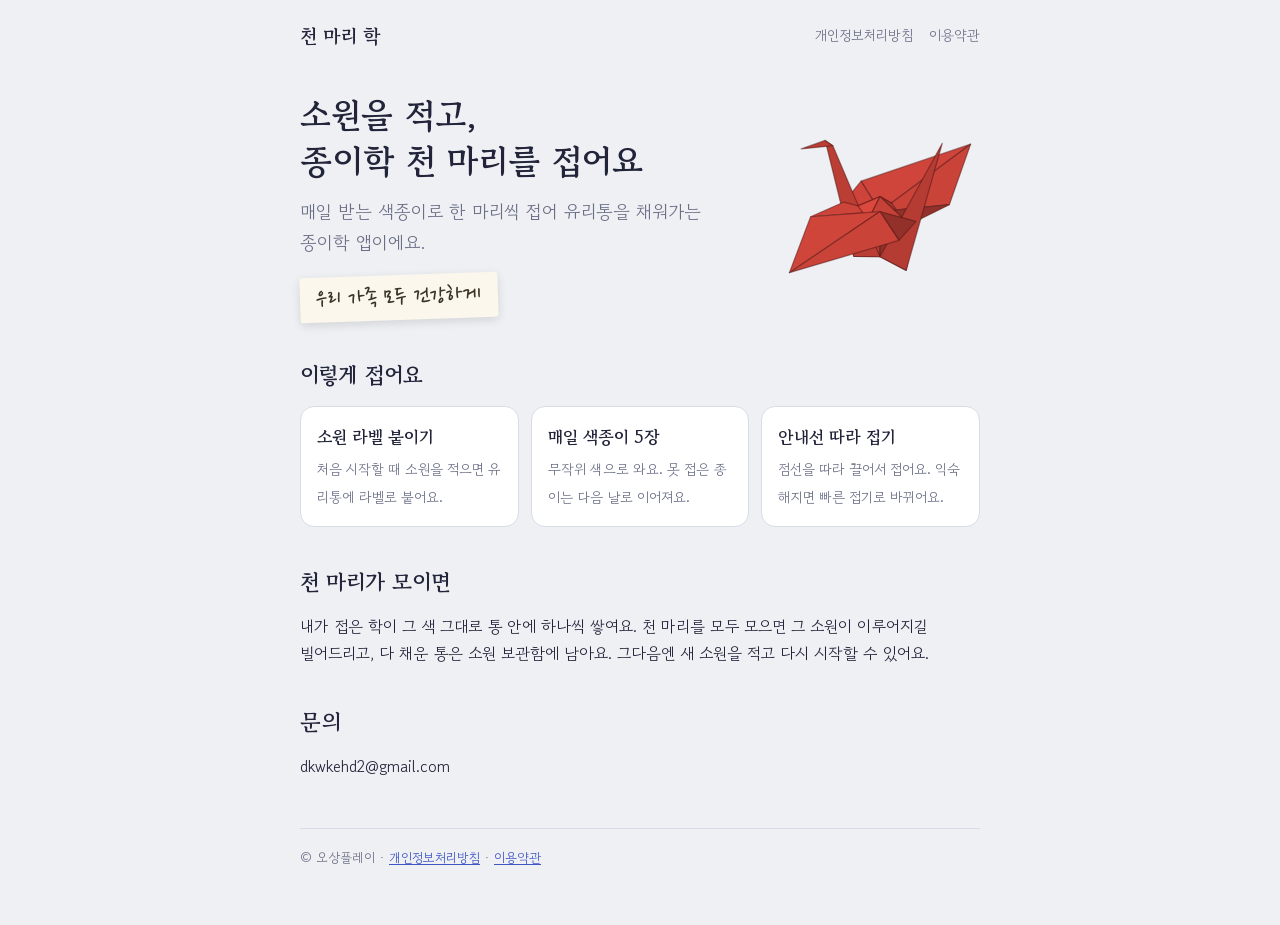
<file: index.html>
<!doctype html>
<html lang="ko">
<head>
<meta charset="utf-8">
<meta name="viewport" content="width=device-width, initial-scale=1, viewport-fit=cover">
<title>천 마리 학 - 종이학 접기</title>
<meta name="description" content="소원을 적은 유리통에 매일 받는 색종이로 종이학을 접어 천 마리를 모아요.">
<link rel="preconnect" href="https://fonts.googleapis.com">
<link rel="stylesheet" href="https://fonts.googleapis.com/css2?family=Gowun+Batang:wght@400;700&family=Gowun+Dodum&family=Nanum+Pen+Script&display=swap">
<link rel="stylesheet" href="style.css">
</head>
<body>
<header class="site"><a class="brand" href="./">천 마리 학</a><nav><a href="privacy.html">개인정보처리방침</a><a href="terms.html">이용약관</a></nav></header>
<main class="wrap">
  <section class="hero">
    <div>
      <h1>소원을 적고,<br>종이학 천 마리를 접어요</h1>
      <p class="lead">매일 받는 색종이로 한 마리씩 접어 유리통을 채워가는 종이학 앱이에요.</p>
      <span class="label">우리 가족 모두 건강하게</span>
    </div>
    <svg viewBox="84 43 132 99" role="img" aria-label="빨간 종이학">
      <g stroke="rgba(80,20,20,.5)" stroke-width=".8" stroke-linejoin="round">
        <path d="M209.8 51.7L150.0 96.2L137.5 76.1Z" fill="#d0453b"/>
        <path d="M209.8 51.7L195.8 91.6L150.0 96.2Z" fill="#ca4339"/>
        <path d="M126.2 89.9L137.5 76.1L150.0 96.2L150.0 96.2Z" fill="#ce443a"/>
        <path d="M132.7 125.8L126.2 89.9L150.0 96.2L150.0 96.2L150.0 126.0Z" fill="#ba3e34"/>
        <path d="M113.8 49.2L132.7 125.8L150.0 126.0L118.9 52.7Z" fill="#ba3e34"/>
        <path d="M113.8 49.2L118.9 52.7L98.0 54.8Z" fill="#ba3e34"/>
        <path d="M157.8 90.7L135.5 92.4L150.0 86.3Z" fill="#b73d34"/>
        <path d="M150.0 126.0L150.0 96.2L150.0 96.2L173.8 102.6L167.3 135.0Z" fill="#923029"/>
        <path d="M126.2 89.9L104.2 99.6L150.0 96.2L150.0 96.2Z" fill="#cc443a"/>
        <path d="M164.5 100.1L157.8 90.7L150.0 86.3Z" fill="#a3362e"/>
        <path d="M150.0 96.2L150.0 96.2L195.8 91.6L173.8 102.6Z" fill="#923029"/>
        <path d="M135.5 92.4L142.2 101.8L150.0 86.3Z" fill="#db493e"/>
        <path d="M142.2 101.8L164.5 100.1L150.0 86.3Z" fill="#c64238"/>
        <path d="M150.0 126.0L167.3 135.0L191.1 51.1Z" fill="#b43c33"/>
        <path d="M150.0 96.2L150.0 96.2L162.5 115.2L173.8 102.6Z" fill="#923029"/>
        <path d="M90.2 136.5L150.0 96.2L104.2 99.6Z" fill="#cf453a"/>
        <path d="M90.2 136.5L162.5 115.2L150.0 96.2Z" fill="#c94339"/>
      </g>
    </svg>
  </section>

  <h2>이렇게 접어요</h2>
  <div class="steps">
    <div><b>소원 라벨 붙이기</b><span>처음 시작할 때 소원을 적으면 유리통에 라벨로 붙어요.</span></div>
    <div><b>매일 색종이 5장</b><span>무작위 색으로 와요. 못 접은 종이는 다음 날로 이어져요.</span></div>
    <div><b>안내선 따라 접기</b><span>점선을 따라 끌어서 접어요. 익숙해지면 빠른 접기로 바뀌어요.</span></div>
  </div>

  <h2>천 마리가 모이면</h2>
  <p>내가 접은 학이 그 색 그대로 통 안에 하나씩 쌓여요. 천 마리를 모두 모으면 그 소원이 이루어지길 빌어드리고, 다 채운 통은 소원 보관함에 남아요. 그다음엔 새 소원을 적고 다시 시작할 수 있어요.</p>

  <h2>문의</h2>
  <p>dkwkehd2@gmail.com</p>

  <footer>© 오상플레이 · <a href="privacy.html">개인정보처리방침</a> · <a href="terms.html">이용약관</a></footer>
</main>
</body>
</html>
</file>
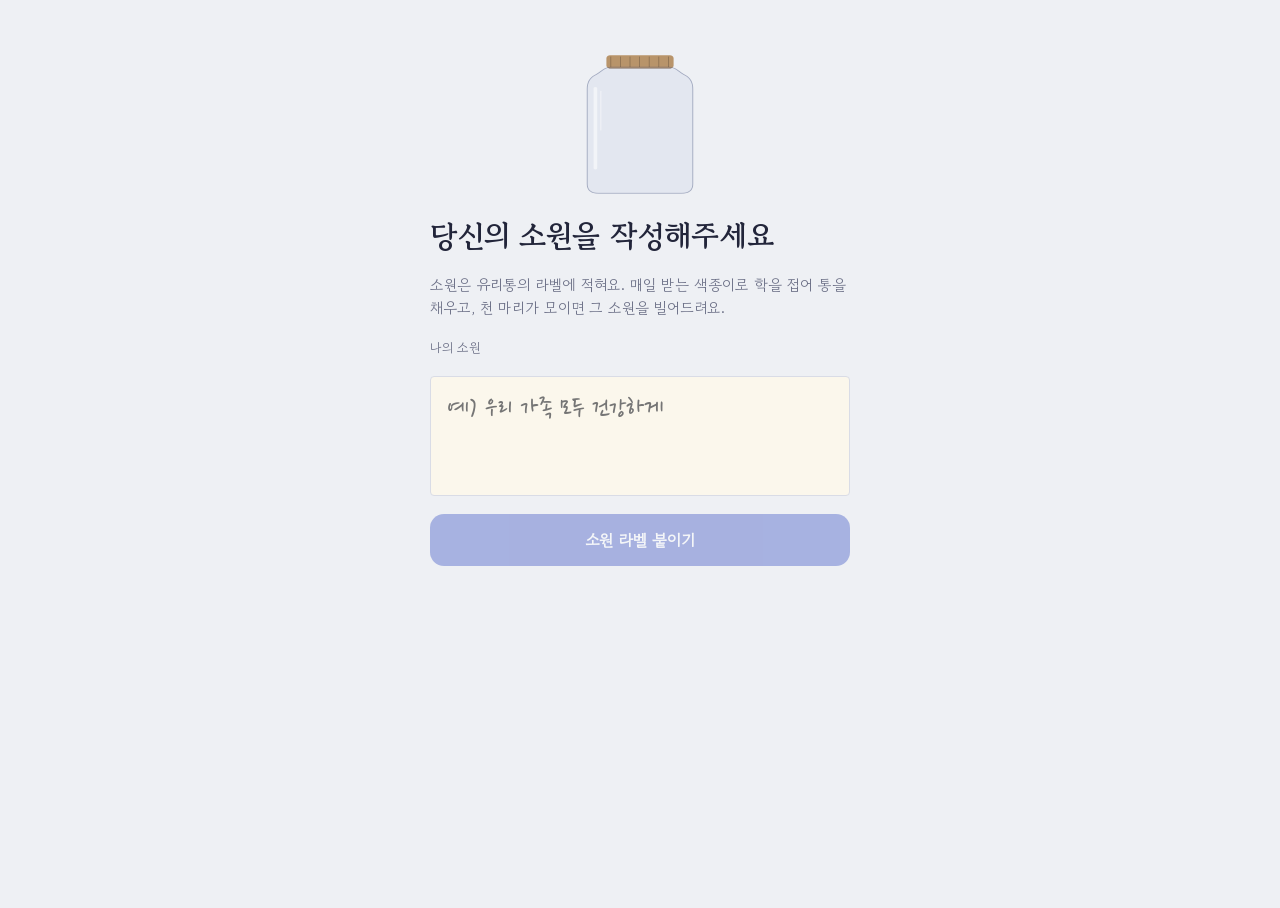
<file: android/app/src/main/assets/www/index.html>
<!doctype html>
<html lang="ko">
<head>
<meta charset="utf-8">
<meta name="viewport" content="width=device-width, initial-scale=1, maximum-scale=1, user-scalable=no, viewport-fit=cover">
<title>천 마리 학</title>
<style>
@font-face{font-family:"Gowun Batang";src:url(fonts/GowunBatang-Bold.woff2) format("woff2");font-weight:400 700;font-display:swap}
@font-face{font-family:"Gowun Dodum";src:url(fonts/GowunDodum-Regular.woff2) format("woff2");font-display:swap}
@font-face{font-family:"Nanum Pen Script";src:url(fonts/NanumPenScript-Regular.woff2) format("woff2");font-display:swap}
/* Layout: one-column phone app — glass jar is the hero, paper stack + actions below, folding happens in a full-screen sheet */
:root{
  --bg:#EEF0F4; --surface:#FFFFFF; --ink:#22253A; --muted:#6B6F86; --line:#D9DCE6;
  --accent:#3E55C4; --accent-ink:#FFFFFF; --label:#FBF7EC; --label-ink:#3A3428; --lid:#B8946A;
  --glass:rgba(140,160,200,.10); --glass-edge:rgba(60,75,120,.42); --shine:rgba(255,255,255,.55);
  --display:"Gowun Batang", "Noto Serif KR", serif;
  --body:"Gowun Dodum", "Apple SD Gothic Neo", "Malgun Gothic", system-ui, sans-serif;
  --hand:"Nanum Pen Script", "Gowun Dodum", cursive;
}
@media (prefers-color-scheme: dark){:root:not([data-theme="light"]){
  --bg:#14151E; --surface:#1E2030; --ink:#E9EAF3; --muted:#9A9EB8; --line:#2E3146;
  --accent:#8D9CFF; --accent-ink:#121426; --label:#EDE6D3; --label-ink:#2E2920; --lid:#8C6E4E;
  --glass:rgba(160,180,230,.07); --glass-edge:rgba(190,200,240,.40); --shine:rgba(255,255,255,.16); color-scheme:dark }}
:root[data-theme="dark"]{
  --bg:#14151E; --surface:#1E2030; --ink:#E9EAF3; --muted:#9A9EB8; --line:#2E3146;
  --accent:#8D9CFF; --accent-ink:#121426; --label:#EDE6D3; --label-ink:#2E2920; --lid:#8C6E4E;
  --glass:rgba(160,180,230,.07); --glass-edge:rgba(190,200,240,.40); --shine:rgba(255,255,255,.16); color-scheme:dark }
html,body{height:100%}
body{background:var(--bg);color:var(--ink);font-family:var(--body);font-size:15px;line-height:1.55;word-break:keep-all;
  padding-left:max(16px, env(safe-area-inset-left, 0px));padding-right:max(16px, env(safe-area-inset-right, 0px));-webkit-tap-highlight-color:transparent;-webkit-user-select:none;user-select:none;overscroll-behavior:none}
textarea{-webkit-user-select:text;user-select:text}
button{font:inherit;color:inherit;cursor:pointer}
button:focus-visible,textarea:focus-visible,[tabindex]:focus-visible{outline:2px solid var(--accent);outline-offset:3px}
.app{max-width:420px;margin:0 auto;padding-block:14px 28px;display:flex;flex-direction:column;gap:14px}

.top{display:flex;align-items:center;justify-content:space-between;gap:12px}
.brand{font-family:var(--display);font-weight:700;font-size:19px;letter-spacing:.02em}
.ghost{background:none;border:1px solid var(--line);border-radius:999px;padding:6px 14px;font-size:13px;color:var(--muted)}

.jarwrap{position:relative;width:min(100%,340px);margin:0 auto;aspect-ratio:300/450}
.jarwrap canvas{width:100%;height:100%;display:block}
.label{position:absolute;left:50%;top:34%;transform:translateX(-50%) rotate(-2.5deg);width:58%;
  background:var(--label);color:var(--label-ink);padding:10px 14px 12px;border-radius:3px;
  box-shadow:0 1px 0 rgba(0,0,0,.06),0 4px 14px rgba(0,0,0,.12);text-align:center;pointer-events:none}
.label::before{content:"";position:absolute;inset:4px;border:1px dashed rgba(90,80,60,.35);border-radius:2px}
.label small{display:block;font-size:10.5px;letter-spacing:.18em;opacity:.6;margin-bottom:2px}
.label p{margin:0;font-family:var(--hand);font-size:24px;line-height:1.05;text-wrap:balance;word-break:keep-all;
  display:-webkit-box;-webkit-line-clamp:3;-webkit-box-orient:vertical;overflow:hidden}

.count{text-align:center;display:flex;flex-direction:column;gap:2px}
.count b{font-family:var(--display);font-size:34px;font-weight:700;font-variant-numeric:tabular-nums;line-height:1.1}
.count b span{font-size:16px;color:var(--muted);font-weight:400}
.count small{color:var(--muted);font-size:13px}
.bar{height:4px;background:var(--line);border-radius:4px;overflow:hidden;width:200px;margin:6px auto 0}
.bar i{display:block;height:100%;background:var(--accent);border-radius:4px;transition:width .6s}

.papers{background:var(--surface);border:1px solid var(--line);border-radius:18px;padding:14px;display:flex;flex-direction:column;gap:12px}
.papers h2{margin:0;font-size:14px;font-weight:400;display:flex;flex-wrap:wrap;justify-content:space-between;align-items:baseline;gap:8px}
.papers h2 b{font-family:var(--display);font-size:16px;white-space:nowrap}
.papers h2 span{color:var(--muted);font-size:12.5px}
.stack{display:flex;gap:8px;overflow-x:auto;padding:4px 2px 6px;scrollbar-width:none;min-height:56px}
.stack::-webkit-scrollbar{display:none}
.sheet{flex:0 0 auto;width:44px;height:44px;border:0;border-radius:3px;position:relative;
  box-shadow:inset -6px -6px 0 rgba(0,0,0,.06),0 1px 3px rgba(0,0,0,.18);transition:transform .15s}
.sheet[aria-pressed="true"]{transform:translateY(-5px) rotate(-4deg);box-shadow:inset -6px -6px 0 rgba(0,0,0,.06),0 0 0 2px var(--surface),0 0 0 4px var(--accent)}
.sheet.rare::after{content:"✦";position:absolute;right:3px;top:1px;font-size:11px;color:rgba(255,255,255,.9)}
.empty{color:var(--muted);font-size:13px;align-self:center;padding:10px 4px}
.selname{font-size:12.5px;color:var(--muted);margin-top:-6px}
.btn{border:0;border-radius:14px;padding:14px 16px;background:var(--accent);color:var(--accent-ink);font-size:16px;font-weight:700;width:100%}
.btn:disabled{opacity:.4;cursor:default}
.btn2{border:1px solid var(--line);background:transparent;border-radius:14px;padding:11px 14px;font-size:14px;width:100%;color:var(--ink)}
.btn2:disabled{color:var(--muted);cursor:default}

details.test{border:1px dashed var(--line);border-radius:14px;padding:8px 12px;color:var(--muted);font-size:13px}
details.test summary{cursor:pointer}
.testrow{display:flex;flex-wrap:wrap;gap:8px;margin-top:10px}
.modepick{display:flex;flex-wrap:wrap;align-items:center;gap:6px;margin-top:10px}
.modepick span{font-size:12.5px;margin-right:2px}
.modepick button{border:1px solid var(--line);background:var(--surface);border-radius:999px;padding:7px 12px;font-size:13px;color:var(--ink)}
.modepick button[aria-checked="true"]{background:var(--accent);border-color:var(--accent);color:var(--accent-ink);font-weight:700}
.testrow button{border:1px solid var(--line);background:var(--surface);border-radius:999px;padding:6px 12px;font-size:12.5px}

/* onboarding */
.onboard{min-height:100%;display:flex;flex-direction:column;justify-content:center;gap:18px;max-width:420px;margin:0 auto;padding-block:40px}
.onboard h1{font-family:var(--display);font-size:30px;line-height:1.3;margin:0;text-wrap:balance}
.onboard p{margin:0;color:var(--muted)}
.onboard textarea{width:100%;box-sizing:border-box;min-height:120px;resize:none;border:1px solid var(--line);border-radius:4px;
  background:var(--label);color:var(--label-ink);font-family:var(--hand);font-size:28px;line-height:1.2;padding:16px}
.onboard .hint{font-size:13px}
.minijar{width:120px;height:150px;margin:0 auto}

/* fold overlay */
.overlay{position:fixed;inset:0;background:var(--bg);z-index:20;display:flex;flex-direction:column;
  padding:calc(env(safe-area-inset-top,0px) + 12px) max(16px, env(safe-area-inset-right,0px)) calc(env(safe-area-inset-bottom,0px) + 16px) max(16px, env(safe-area-inset-left,0px))}
.ftop{display:flex;align-items:center;gap:10px;max-width:440px;width:100%;margin:0 auto}
.ftop .x{border:0;background:none;font-size:22px;width:36px;height:36px;border-radius:50%;color:var(--muted)}
.ftop .steps{flex:1;display:flex;gap:4px}
.ftop .steps i{flex:1;height:3px;border-radius:3px;background:var(--line)}
.ftop .steps i.on{background:var(--accent)}
.mode{font-size:12px;color:var(--muted);white-space:nowrap}
.qbtn{border:1px solid var(--line);background:none;border-radius:50%;width:28px;height:28px;font-size:13px;color:var(--muted)}
.stagewrap{flex:1;display:flex;align-items:center;justify-content:center;min-height:0}
#stage{width:min(100%,400px);aspect-ratio:1;touch-action:none;user-select:none;cursor:grab}
#stage:active{cursor:grabbing}
#stage:focus,#stage:focus-visible{outline:none}
#stage g.world{transition:transform .45s cubic-bezier(.3,.7,.3,1)}
#stage .appear{animation:appear .35s ease-out}
@keyframes appear{from{opacity:.2}}
.guide{max-width:440px;width:100%;margin:0 auto;min-height:92px;display:flex;flex-direction:column;gap:6px;text-align:center}
.guide .num{font-size:12px;letter-spacing:.14em;color:var(--accent)}
.guide .txt{font-family:var(--display);font-size:19px;line-height:1.4;text-wrap:balance;word-break:keep-all}
.guide .sub{font-size:13px;color:var(--muted)}
.guide.quiet .txt{font-family:var(--body);font-size:14px;color:var(--muted)}
.paperchip{display:inline-flex;align-items:center;gap:6px;font-size:13px;color:var(--muted);align-self:center}
.paperchip i{width:12px;height:12px;border-radius:2px;display:inline-block}
.done{display:flex;flex-direction:column;gap:10px;max-width:440px;width:100%;margin:0 auto}

.toast{position:fixed;left:50%;bottom:calc(env(safe-area-inset-bottom,0px) + 24px);transform:translate(-50%,20px);opacity:0;
  background:var(--ink);color:var(--bg);padding:10px 16px;border-radius:999px;font-size:14px;z-index:40;transition:.3s;pointer-events:none;max-width:calc(100% - 48px);text-align:center}
.toast.show{opacity:1;transform:translate(-50%,0)}

.modal{position:fixed;inset:0;z-index:30;background:rgba(10,12,24,.55);display:flex;align-items:flex-end;justify-content:center;
  padding:0 max(0px, env(safe-area-inset-right,0px)) 0 max(0px, env(safe-area-inset-left,0px))}
.modal .card{background:var(--surface);width:100%;max-width:460px;border-radius:22px 22px 0 0;max-height:80%;overflow:auto;
  padding:22px max(20px, env(safe-area-inset-right,0px)) calc(env(safe-area-inset-bottom,0px) + 22px) max(20px, env(safe-area-inset-left,0px));display:flex;flex-direction:column;gap:14px}
.modal h3{margin:0;font-family:var(--display);font-size:20px}
.arch{display:flex;flex-direction:column;gap:12px}
.arch li{list-style:none;display:flex;gap:12px;align-items:center;border:1px solid var(--line);border-radius:14px;padding:12px}
.arch .strip{width:18px;height:56px;border-radius:4px;overflow:hidden;display:flex;flex-direction:column-reverse;flex:0 0 auto}
.arch .strip i{display:block;flex:1}
.arch .w{font-family:var(--hand);font-size:24px;line-height:1.1;word-break:keep-all}
.arch .d{font-size:12px;color:var(--muted)}
.arch ul{margin:0;padding:0}

.ad{position:fixed;inset:0;z-index:50;background:#0d0e14;color:#fff;display:flex;flex-direction:column;align-items:center;justify-content:center;gap:10px;text-align:center;padding:24px}
.ad b{font-size:20px}
.ad span{opacity:.6;font-size:13px}

.finale{position:fixed;inset:0;z-index:35;background:rgba(10,12,24,.72);display:flex;align-items:center;justify-content:center;padding:24px}
.finale .card{background:var(--surface);border-radius:22px;max-width:380px;width:100%;padding:28px 22px;display:flex;flex-direction:column;gap:14px;text-align:center}
.finale h3{margin:0;font-family:var(--display);font-size:22px;text-wrap:balance}
.finale .wish{font-family:var(--hand);font-size:30px;line-height:1.1;background:var(--label);color:var(--label-ink);padding:12px;border-radius:3px;word-break:keep-all}
.finale p{margin:0;color:var(--muted)}
.finale .bless{color:var(--ink);font-family:var(--display);font-size:17px}
@media (prefers-reduced-motion: reduce){*{transition:none!important;animation:none!important}}
</style>

</head>
<body>
<div id="root"></div>
<div class="toast" id="toast" role="status" aria-live="polite"></div>

<script>
/* ---------- native bridge ---------- */
const NATIVE = window.Native || null;
const IS_DEBUG = !NATIVE || (NATIVE.isDebug && NATIVE.isDebug());
function haptic(ms){ try{ if(NATIVE) NATIVE.vibrate(ms); else if(navigator.vibrate) navigator.vibrate(ms); }catch(e){} }

/* ---------- data ---------- */
const COLORS = {
  red:{n:'빨강',c:'#DE4A3F',w:8}, orange:{n:'주황',c:'#EF8B2E',w:8}, yellow:{n:'노랑',c:'#F2C531',w:8},
  lime:{n:'연두',c:'#9ACB4C',w:8}, green:{n:'초록',c:'#2F9A60',w:8}, sky:{n:'하늘',c:'#5DB6E4',w:8},
  blue:{n:'파랑',c:'#2F6ED4',w:8}, navy:{n:'남색',c:'#2F3F8E',w:7}, purple:{n:'보라',c:'#7B56C1',w:8},
  pink:{n:'분홍',c:'#EC79AE',w:8}, blush:{n:'연분홍',c:'#F4B8CD',w:7}, mint:{n:'민트',c:'#6AD0BD',w:7},
  gold:{n:'금색',c:'#D3A73A',w:2,rare:1}, silver:{n:'은색',c:'#B9BEC8',w:2,rare:1}
};
const GOAL = 1000, DAILY = 5, AD_BONUS = 5, GUIDED_COUNT = 3;
const MILESTONES = {1:'첫 번째 학이 통에 들어갔어요',10:'열 마리째예요. 통 바닥이 조금씩 채워져요',50:'오십 마리! 꾸준함이 쌓이고 있어요',
  100:'백 마리를 모았어요',200:'이백 마리째예요',300:'삼백 마리, 벌써 3할이에요',500:'절반을 넘었어요. 오백 마리!',
  700:'칠백 마리째예요',900:'천 마리까지 백 마리 남았어요',990:'열 마리만 더 접으면 돼요'};

const KEY = 'cranejar.v1';
let S;
function fresh(){ return {wish:'',wishStart:0,cranes:[],papers:[],lastGrant:'',adDate:'',dayOffset:0,totalFolded:0,archive:[]}; }
function load(){ try{ const j = JSON.parse(localStorage.getItem(KEY)); if(j && typeof j==='object') return Object.assign(fresh(), j);}catch(e){} return fresh(); }
function save(){ const j=JSON.stringify(S); try{ localStorage.setItem(KEY, j); }catch(e){} try{ if(NATIVE&&NATIVE.saveState) NATIVE.saveState(j); }catch(e){} }
S = load();

function today(){ const d = new Date(); d.setDate(d.getDate() + (S.dayOffset||0));
  return d.getFullYear()+'-'+String(d.getMonth()+1).padStart(2,'0')+'-'+String(d.getDate()).padStart(2,'0'); }
function randColor(){ const ks = Object.keys(COLORS); const tot = ks.reduce((a,k)=>a+COLORS[k].w,0);
  let r = Math.random()*tot; for(const k of ks){ r -= COLORS[k].w; if(r<=0) return k; } return ks[0]; }
function grantDaily(){
  if(!S.wish) return false;
  const t = today(); if(S.lastGrant === t) return false;
  S.lastGrant = t; for(let i=0;i<DAILY;i++) S.papers.push(randColor()); save(); return true;
}
function mulberry(a){ return function(){ a|=0; a=a+0x6D2B79F5|0; let t=Math.imul(a^a>>>15,1|a); t=t+Math.imul(t^t>>>7,61|t)^t; return ((t^t>>>14)>>>0)/4294967296; } }

/* ---------- geometry ---------- */
const sub=(a,b)=>[a[0]-b[0],a[1]-b[1]], add=(a,b)=>[a[0]+b[0],a[1]+b[1]], mul=(a,k)=>[a[0]*k,a[1]*k];
const dot=(a,b)=>a[0]*b[0]+a[1]*b[1], len=a=>Math.hypot(a[0],a[1]), norm=a=>mul(a,1/len(a));
const side=(p,a,b)=>(b[0]-a[0])*(p[1]-a[1])-(b[1]-a[1])*(p[0]-a[0]);
function clip(poly,a,b,s){
  const out=[], n=poly.length;
  for(let i=0;i<n;i++){
    const cur=poly[i], prev=poly[(i-1+n)%n], dc=side(cur,a,b)*s, dp=side(prev,a,b)*s;
    const X=()=>{ const t=dp/(dp-dc); return [prev[0]+t*(cur[0]-prev[0]), prev[1]+t*(cur[1]-prev[1])]; };
    if(dc>=0){ if(dp<0) out.push(X()); out.push(cur); } else if(dp>=0) out.push(X());
  }
  return out;
}
function area(p){ let s=0; for(let i=0;i<p.length;i++){ const a=p[i], b=p[(i+1)%p.length]; s+=a[0]*b[1]-b[0]*a[1]; } return Math.abs(s/2); }
const ok = p => p.length>=3 && area(p)>0.6;
function nrm(a,b){ const d=norm(sub(b,a)); return [-d[1],d[0]]; }
function refl(p,a,b,t){ const n=nrm(a,b), d=dot(sub(p,a),n); return sub(p, mul(n,2*t*d)); }
function rot(p,c,ang){ const s=Math.sin(ang), co=Math.cos(ang), x=p[0]-c[0], y=p[1]-c[1]; return [c[0]+x*co-y*s, c[1]+x*s+y*co]; }
function bbox(state){ let x0=1e9,y0=1e9,x1=-1e9,y1=-1e9; state.forEach(p=>p.pts.forEach(q=>{x0=Math.min(x0,q[0]);y0=Math.min(y0,q[1]);x1=Math.max(x1,q[0]);y1=Math.max(y1,q[1]);})); return {x0,y0,x1,y1}; }
function centroid(pts){ let x=0,y=0; pts.forEach(p=>{x+=p[0];y+=p[1];}); return [x/pts.length,y/pts.length]; }
const P = (pts,shade=0,tag='p')=>({pts,shade,tag,back:false});

/* ---------- crane folding sequence ---------- */
const E=[97.3,112.8], E2=[202.7,112.8], N=[150,-14.4], B=[150,240], F=[115.8,68.2], F2=[184.2,68.2], M=[150,100], C=[150,112.8];
const S0=[P([[150,30],[270,150],[150,270],[30,150]])];
const SB=[P([[150,60],[150,240],[60,150]],0), P([[150,60],[240,150],[150,240]],.07)];
const BB=[P([N,C,E],0), P([N,E2,C],.07), P([E,C,B],.03), P([C,E2,B],.1)];
const NS=[P([N,M,F],0,'wingL'), P([N,F2,M],.07,'wingR'), P([F,M,B],.03,'legL'), P([M,F2,B],.1,'legR')];
const n1=norm(sub(B,[142,135])), t1=norm([-0.38,-0.92]), d1=add(n1,t1);
const NECK_A=[142,135], NECK_B=add(NECK_A,mul(d1,60));
const TAIL_A=[158,135], TAIL_B=add(TAIL_A,mul([-d1[0],d1[1]],60));
const TIP=refl(B,NECK_A,NECK_B,1), U=norm(sub(TIP,NECK_A)), Q=sub(TIP,mul(U,24)), HD=add(U,norm([-0.92,0.4]));
const QB=sub(Q,mul(U,9));

// finished crane, seen from the side (wings up, neck with bent head on the left, tail on the right)
const SIDE=[
  // 모든 조각이 꼭짓점을 공유한다: 날개 밑변 = 몸통 윗선(A~B), 목·꼬리는 몸통 아랫변에서 나온다
  P([[104,192],[196,192],[214,72]],.2,'farWing'),
  P([[104,192],[150,192],[150,220]],.04,'body'),
  P([[150,192],[196,192],[150,220]],.13,'body'),
  P([[196,192],[179.9,201.8],[266,92]],.12,'tail'),
  P([[104,192],[120.1,201.8],[54,84]],.07,'neck'),
  P([[54,84],[59,93],[30,99]],0,'head'),
  P([[104,192],[144,58],[128,192]],.09,'wing'),
  P([[128,192],[144,58],[196,192]],0,'wing')
];
const STEPS=[
  {t:'색종이를 대각선으로 반 접어 세모를 만들어요', folds:[{a:[0,150],b:[300,150],toward:[150,60]}]},
  {t:'세모를 한 번 더 반으로 접어요', folds:[{a:[150,0],b:[150,300],toward:[60,180]}]},
  {t:'윗장을 들어 펼친 뒤 눌러서 네모로 만들어요', s:'뒷장도 같은 방법으로 네모가 돼요', folds:[{a:[150,150],b:[210,210],toward:[240,160]}], after:SB},
  {t:'아래 양옆 모서리를 가운데 선에 맞춰 접어요', s:'한쪽만 끌어도 양쪽이 같이 접혀요', folds:[{a:B,b:E,toward:[60,150]},{a:B,b:E2,toward:[240,150]}]},
  {t:'아래 꼭짓점을 위로 들어 올려 길게 펼쳐 접어요', s:'꽃잎 접기라고 불러요', folds:[{a:[0,112.8],b:[300,112.8],toward:[150,230]}], keepBehind:true},
  {t:'종이를 뒤집어요', s:'반대쪽도 같은 모양으로 접혀요', flip:true, after:BB},
  {t:'아래쪽 양옆을 가운데 선에 맞춰 가늘게 접어요', s:'뒷면도 똑같이 가늘게 접어요', folds:[{a:B,b:F,toward:E},{a:B,b:F2,toward:E2}], after:NS},
  {t:'왼쪽 다리를 날개 사이로 뒤집어 올려 목을 만들어요', s:'안쪽으로 뒤집어 접기예요', folds:[{a:NECK_A,b:NECK_B,toward:B}], only:['legL']},
  {t:'오른쪽 다리도 같은 방법으로 올려 꼬리를 만들어요', folds:[{a:TAIL_A,b:TAIL_B,toward:B}], only:['legR']},
  {t:'목 끝을 안쪽으로 뒤집어 꺾어 머리를 만들어요', folds:[{a:Q,b:add(Q,mul(HD,40)),toward:TIP,bound:{a:QB,b:add(QB,[-U[1],U[0]]),toward:TIP}}], only:['legL']},
  {t:'겹친 날개를 앞뒤로 내려 펼치면 완성이에요', s:'점선이 날개가 꺾이는 자리예요', spread:true, after:SIDE}
];

function prepare(state, step){
  if(step.spread) return {stat:[],mov:[],arrows:[{from:[150,12],to:[150,84]}],lines:[[[0,M[1]],[300,M[1]]]]};
  const stat=[], mov=[];
  if(step.flip){
    const bb=bbox(state), cx=(bb.x0+bb.x1)/2, cy=(bb.y0+bb.y1)/2;
    const f={type:'r',a:[cx,-999],b:[cx,999]};
    state.forEach(p=>mov.push({p,f}));
    return {stat,mov,arrows:[{from:[cx-(bb.x1-bb.x0)*.42,cy+20],to:[cx+(bb.x1-bb.x0)*.42,cy+20]}],lines:[[f.a,f.b]]};
  }
  if(step.rotate){
    state.forEach(p=>{ const r=step.rotate.find(r=>r.tag===p.tag); if(r) mov.push({p,f:{type:'rot',c:r.c,ang:r.ang,key:r.tag}}); else stat.push(p); });
  } else {
    for(const p of state){
      if(step.only && !step.only.includes(p.tag)){ stat.push(p); continue; }
      let rest=[p.pts];
      step.folds.forEach((f,fi)=>{
        const s=Math.sign(side(f.toward,f.a,f.b)), next=[];
        for(const r of rest){
          let m=clip(r,f.a,f.b,s); const o=clip(r,f.a,f.b,-s); if(ok(o)) next.push(o);
          if(f.bound && ok(m)){ const sb=Math.sign(side(f.bound.toward,f.bound.a,f.bound.b));
            const o2=clip(m,f.bound.a,f.bound.b,-sb); m=clip(m,f.bound.a,f.bound.b,sb); if(ok(o2)) next.push(o2); }
          if(ok(m)) mov.push({p:{...p,pts:m},f:{type:'r',a:f.a,b:f.b,key:fi}});
        }
        rest=next;
      });
      rest.forEach(r=>stat.push({...p,pts:r}));
    }
  }
  // arrows: one per fold group
  const groups={};
  mov.forEach(m=>{ (groups[m.f.key]=groups[m.f.key]||{f:m.f,pts:[]}).pts.push(...m.p.pts); });
  const arrows=[], lines=[];
  Object.values(groups).forEach(g=>{ const c=centroid(g.pts); arrows.push({from:c,to:movePt(c,g.f,1)}); if(g.f.type==='r') lines.push([g.f.a,g.f.b]); });
  return {stat,mov,arrows,lines};
}
function movePt(q,f,t){ return f.type==='rot' ? rot(q,f.c,f.ang*t) : refl(q,f.a,f.b,t); }
function frame(prep,t,keepBehind,under){
  const out=[];
  if(keepBehind && t>0) prep.mov.forEach(m=>out.push({...m.p,shade:m.p.shade+.14}));
  const movOut=[];
  prep.mov.forEach(m=>{
    const pts=m.p.pts.map(q=>movePt(q,m.f,t));
    const flipped = m.f.type==='r' && t>0.5;
    movOut.push({...m.p,pts,back: flipped ? !m.p.back : m.p.back, shade:m.p.shade + (m.f.type==='r' ? .22*(1-Math.abs(1-2*t)) : 0), moving:true});
  });
  if(under) out.push(...movOut, ...prep.stat); else out.push(...prep.stat, ...movOut);
  return out;
}
function result(state,step){
  if(step.after) return step.after.map(p=>({...p,pts:p.pts.map(q=>[...q])}));
  return frame(prepare(state,step),1,step.keepBehind,step.under).map(p=>({...p,moving:false}));
}
const STATES=[S0]; STEPS.forEach((st,i)=>STATES.push(result(STATES[i],st)));
const CRANE=STATES[STATES.length-1];

/* ---------- 3D: 날개 펼치기와 완성 학 돌려보기 ---------- */
// 마지막 직전 상태는 날개 두 장이 겹쳐 위로 선 학을 옆에서 본 모습이다.
// 날개는 F–F2 선(경첩)을 따라 앞뒤로 꺾이고, 나머지(몸통·목·꼬리·머리)는 제자리에 있다.
const HINGE=M[1], SPREAD=1.55, VIEW_YAW=-0.55, VIEW_PITCH=0.55, C3=[150,62];
const MODEL3=(()=>{
  const flat=STATES[STATES.length-2], out=[];
  flat.forEach(p=>{
    const onWing = p.tag==='wingL'||p.tag==='wingR'||(!p.back && p.pts.every(q=>q[0]>112&&q[0]<188));
    if(onWing){
      const up=clip(p.pts,[0,HINGE],[300,HINGE],1*Math.sign(side([150,0],[0,HINGE],[300,HINGE])));
      const dn=clip(p.pts,[0,HINGE],[300,HINGE],-1*Math.sign(side([150,0],[0,HINGE],[300,HINGE])));
      if(ok(up)){ out.unshift({pts:up,shade:p.shade,wing:-1}); out.push({pts:up,shade:p.shade,wing:1}); }
      if(ok(dn)) out.push({pts:dn,shade:p.shade,wing:0});
    } else out.push({pts:p.pts,shade:p.shade,wing:0});
  });
  // 날개를 펼치면 등 가운데가 부풀어 오른다 (사진의 가운데 네모)
  const cx=150, w=17, h=11, dz=15;
  const a=[cx,HINGE-h,0], f=[cx-w,HINGE,0], bk=[cx+w,HINGE,0], zp=[cx,HINGE,dz], zn=[cx,HINGE,-dz];
  [[f,zp,a],[zp,bk,a],[bk,zn,a],[zn,f,a]].forEach(t=>out.push({p3:t,shade:.02,wing:0,puff:1}));
  return out.map((q,i)=>({...q,order:i}));
})();
function pose3(phi,yaw,pitch){
  const cy=Math.cos(yaw), sy=Math.sin(yaw), cp=Math.cos(pitch), sp=Math.sin(pitch);
  const L=norm3([-0.55,-0.6,0.58]);
  return MODEL3.filter(m=>!m.puff||phi>0.05).map(m=>{
    const src=m.p3 ? m.p3 : m.pts.map(([x,y])=>[x,y,0]);
    const g=phi/SPREAD;
    const P=src.map(([x,y,z])=>{
      let X=x-C3[0], Y=y-C3[1], Z=z;
      if(m.p3){ Y=HINGE-C3[1]-(HINGE-y)*g; Z=z*g; }
      if(m.wing){ const d=HINGE-y; Y=HINGE-C3[1]-d*Math.cos(phi); Z=m.wing*d*Math.sin(phi); }
      const x1=X*cy+Z*sy, z1=-X*sy+Z*cy;
      const y2=Y*cp+z1*sp, z2=-Y*sp+z1*cp;
      return [x1,y2,z2];
    });
    const n=norm3(cross3(sub3(P[1],P[0]),sub3(P[2],P[0])));
    const lit=Math.abs(n[0]*L[0]+n[1]*L[1]+n[2]*L[2]);
    const depth=P.reduce((a,q)=>a+q[2],0)/P.length;
    return {pts:P.map(q=>[C3[0]+q[0],C3[1]+q[1]]), shade:m.shade*.4+(1-lit)*.3, depth, order:m.order};
  }).sort((a,b)=> (a.depth-b.depth) || (a.order-b.order));
}
function sub3(a,b){ return [a[0]-b[0],a[1]-b[1],a[2]-b[2]]; }
function cross3(a,b){ return [a[1]*b[2]-a[2]*b[1],a[2]*b[0]-a[0]*b[2],a[0]*b[1]-a[1]*b[0]]; }
function norm3(a){ const l=Math.hypot(a[0],a[1],a[2])||1; return [a[0]/l,a[1]/l,a[2]/l]; }
const R3=Math.max(...MODEL3.filter(m=>m.pts).flatMap(m=>m.pts.map(([x,y])=>Math.hypot(x-C3[0],y-C3[1]))));
function fit3(){ const s=Math.min(1.7,128/R3); return {s,str:`translate(${150-C3[0]*s}px,${150-C3[1]*s}px) scale(${s})`}; }

/* ---------- color helpers ---------- */
function hexRgb(h){ const n=parseInt(h.slice(1),16); return [n>>16&255,n>>8&255,n&255]; }
function shadeCol(hex,s,back){ let [r,g,b]=hexRgb(hex); const k=1-Math.min(.6,s+(back?.12:0)); return `rgb(${r*k|0},${g*k|0},${b*k|0})`; }
function edgeCol(hex){ const [r,g,b]=hexRgb(hex); return `rgba(${r*.45|0},${g*.45|0},${b*.45|0},.55)`; }

/* ---------- UI helpers ---------- */
const $=(s,el=document)=>el.querySelector(s);
const esc=s=>String(s).replace(/[&<>"]/g,c=>({'&':'&amp;','<':'&lt;','>':'&gt;','"':'&quot;'}[c]));
let toastT; function toast(msg){ const t=$('#toast'); t.textContent=msg; t.classList.add('show'); clearTimeout(toastT); toastT=setTimeout(()=>t.classList.remove('show'),2600); }
const root=$('#root');
let selected=0;

/* ---------- onboarding ---------- */
function renderOnboard(again){
  root.innerHTML=`<section class="onboard">
    <canvas class="minijar" id="mini" width="240" height="300" aria-hidden="true"></canvas>
    <h1>${again?'새로운 소원을 적어주세요':'당신의 소원을 작성해주세요'}</h1>
    <p>소원은 유리통의 라벨에 적혀요. 매일 받는 색종이로 학을 접어 통을 채우고, 천 마리가 모이면 그 소원을 빌어드려요.</p>
    <label for="wishIn" class="hint" style="color:var(--muted)">나의 소원</label>
    <textarea id="wishIn" maxlength="60" placeholder="예) 우리 가족 모두 건강하게"></textarea>
    <button class="btn" id="startBtn" disabled>소원 라벨 붙이기</button>
  </section>`;
  const ta=$('#wishIn'), bt=$('#startBtn');
  ta.addEventListener('input',()=>bt.disabled=!ta.value.trim());
  bt.onclick=()=>{ S.wish=ta.value.trim(); S.wishStart=Date.now(); S.cranes=[]; layout=[];
    const first=grantDaily(); save(); renderHome(); if(first) setTimeout(()=>toast('오늘의 색종이 5장이 도착했어요'),400); };
  drawMini();
}
function drawMini(){ const c=$('#mini'); if(!c) return; const x=c.getContext('2d'); x.setTransform(1,0,0,1,0,0); x.clearRect(0,0,c.width,c.height); x.scale(.8,.66); drawJarShell(x,true); drawJarGlass(x); }

/* ---------- home ---------- */
let jarCanvas, jarCtx, baseCache=null, layout=[];
function renderHome(){
  if(!S.wish) return renderOnboard(false);
  const t=today(), adUsed=S.adDate===t;
  if(selected>=S.papers.length) selected=0;
  const n=S.cranes.length;
  root.innerHTML=`<main class="app">
    <header class="top"><span class="brand">천 마리 학</span><button class="ghost" id="archBtn">소원 보관함${S.archive.length?' · '+S.archive.length:''}</button></header>
    <div class="jarwrap"><canvas id="jar" aria-label="학이 ${n}마리 담긴 유리통"></canvas>
      <div class="label"><small>나의 소원</small><p>${esc(S.wish)}</p></div></div>
    <div class="count"><b>${n}<span> / ${GOAL}마리</span></b><small>${n?`천 마리까지 ${GOAL-n}마리 남았어요`:'아직 빈 통이에요. 첫 학을 접어볼까요?'}</small><div class="bar"><i style="width:${n/GOAL*100}%"></i></div></div>
    <section class="papers" aria-label="내 색종이">
      <h2><b>내 색종이 ${S.papers.length}장</b><span>매일 ${DAILY}장 · 남은 종이는 다음 날로 이어져요</span></h2>
      <div class="stack" role="group" aria-label="접을 색종이 고르기">${S.papers.length?S.papers.map((k,i)=>`<button class="sheet${COLORS[k].rare?' rare':''}" style="background:${COLORS[k].c}" aria-pressed="${i===selected}" data-i="${i}" aria-label="${COLORS[k].n} 색종이"></button>`).join(''):`<span class="empty">색종이를 모두 접었어요. 내일 새 색종이 ${DAILY}장이 와요</span>`}</div>
      ${S.papers.length?`<div class="selname">고른 종이: ${COLORS[S.papers[selected]].n}${COLORS[S.papers[selected]].rare?' · 드물게 나오는 종이예요':''}</div>`:''}
      <button class="btn" id="foldBtn" ${S.papers.length?'':'disabled'}>학 접기</button>
      <button class="btn2" id="adBtn" ${adUsed?'disabled':''}>${adUsed?'오늘 추가 색종이를 받았어요':`광고 보고 색종이 ${AD_BONUS}장 더 받기`}</button>
    </section>
    ${IS_DEBUG?`    <details class="test" open><summary>테스트 도구 (디버그 빌드 전용)</summary>
      <div class="modepick" role="radiogroup" aria-label="접기 방식">
        <span>접기 방식</span>
        <button role="radio" data-m="auto" aria-checked="${!testMode}">자동</button>
        <button role="radio" data-m="guided" aria-checked="${testMode==='guided'}">안내 모드 (11번)</button>
        <button role="radio" data-m="fast" aria-checked="${testMode==='fast'}">빠른 접기 (7번)</button>
      </div>
      <div class="testrow"><button id="tPaper">색종이 +5</button><button id="tNext">다음 날로 넘기기</button><button id="t50">학 +50 바로 넣기</button><button id="t999">999마리까지 채우기</button><button id="tReset">처음부터 다시</button></div>
      <p style="margin:8px 0 0">지금 기준 날짜: ${t} · 지금까지 접은 학 ${S.totalFolded}마리 · 다음 학은 <b>${guided()?'안내 모드':'빠른 접기'}</b>로 접어요${testMode?'':` (자동: ${GUIDED_COUNT}마리까지 안내 모드)`}</p>
    </details>`:''}
  </main>`;
  root.querySelectorAll('.sheet').forEach(b=>b.onclick=()=>{ selected=+b.dataset.i; renderHome(); });
  $('#foldBtn').onclick=()=>openFold(selected);
  $('#adBtn').onclick=showAd;
  $('#archBtn').onclick=showArchive;
  if(IS_DEBUG){
  root.querySelectorAll('.modepick button').forEach(b=>b.onclick=()=>{ testMode=b.dataset.m==='auto'?null:b.dataset.m; try{ testMode?localStorage.setItem('cranejar.testMode',testMode):localStorage.removeItem('cranejar.testMode'); }catch(e){} renderHome(); toast(testMode==='fast'?'다음 학은 빠른 접기로 접어요':testMode==='guided'?'다음 학은 안내 모드로 접어요':'접은 수에 따라 자동으로 정해요'); });
  $('#tPaper').onclick=()=>{ for(let i=0;i<5;i++) S.papers.push(randColor()); save(); renderHome(); toast('색종이 5장을 넣었어요'); };
  $('#tNext').onclick=()=>{ S.dayOffset=(S.dayOffset||0)+1; save(); const g=grantDaily(); renderHome(); toast(g?'다음 날이에요. 오늘의 색종이 5장이 도착했어요':'다음 날이에요'); };
  $('#t50').onclick=()=>testAdd(50);
  $('#t999').onclick=()=>testAdd(999-S.cranes.length);
  $('#tReset').onclick=()=>{ if($('#tReset').dataset.c){ S=fresh(); save(); layout=[]; renderOnboard(false);} else { $('#tReset').dataset.c=1; $('#tReset').textContent='한 번 더 누르면 모두 지워져요'; } };
  }
  setupJar();
}
function testAdd(k){ if(k<=0) return; for(let i=0;i<k;i++) S.cranes.push(randColor()); save(); renderHome(); toast(`테스트로 학 ${k}마리를 넣었어요`); }

/* ---------- jar ---------- */
const JW=300, JH=450, IN={x0:30,x1:270,floor:430}, R=3.85;
function computeLayout(){
  const rng0 = S.wishStart||1;
  for(let i=layout.length;i<S.cranes.length;i++){
    const rng=mulberry(rng0*7+i*7919);
    const W=IN.x1-IN.x0; let best=null;
    for(let c=0;c<7;c++){
      const x=R+rng()*(W-2*R); let y=R;
      for(let j=Math.max(0,i-600);j<i;j++){ const o=layout[j], dx=Math.abs(o.x-x); if(dx<2*R){ const yy=o.y+Math.sqrt(4*R*R-dx*dx); if(yy>y) y=yy; } }
      if(!best||y<best.y) best={x,y};
    }
    layout.push({x:best.x,y:best.y,rot:(rng()-.5)*0.9,mir:rng()<.5,s:.9+rng()*.22});
  }
}
const JAR_CRANE=pose3(SPREAD,-0.55,0.45), CB=bbox(JAR_CRANE), CW=CB.x1-CB.x0, CH=CB.y1-CB.y0;
function drawCrane(ctx,x,y,key,sc,rotA,mir,alpha=1){
  const col=COLORS[key].c, k=26/CW*sc;
  ctx.save(); ctx.translate(x,y); ctx.rotate(rotA); ctx.scale(mir?-k:k,k); ctx.translate(-(CB.x0+CW/2),-(CB.y0+CH*.62));
  ctx.globalAlpha=alpha; ctx.lineJoin='round'; ctx.lineWidth=1.4/k; ctx.strokeStyle=edgeCol(col);
  for(const p of JAR_CRANE){ ctx.beginPath(); p.pts.forEach((q,i)=>i?ctx.lineTo(q[0],q[1]):ctx.moveTo(q[0],q[1])); ctx.closePath(); ctx.fillStyle=shadeCol(col,p.shade,p.back); ctx.fill(); ctx.stroke(); }
  ctx.restore();
}
function cssv(n){ return getComputedStyle(document.documentElement).getPropertyValue(n).trim(); }
function jarPath(ctx){
  ctx.beginPath();
  ctx.moveTo(78,58); ctx.lineTo(222,58);
  ctx.bezierCurveTo(240,58,246,72,262,82); ctx.quadraticCurveTo(282,94,282,124);
  ctx.lineTo(282,412); ctx.quadraticCurveTo(282,440,254,440); ctx.lineTo(46,440); ctx.quadraticCurveTo(18,440,18,412);
  ctx.lineTo(18,124); ctx.quadraticCurveTo(18,94,38,82); ctx.bezierCurveTo(54,72,60,58,78,58); ctx.closePath();
}
function drawJarShell(ctx){
  ctx.save(); jarPath(ctx); ctx.fillStyle=cssv('--glass'); ctx.fill(); ctx.restore();
  // lid
  ctx.save(); ctx.fillStyle=cssv('--lid'); roundRect(ctx,66,22,168,40,9); ctx.fill();
  ctx.globalAlpha=.25; ctx.fillStyle='#000'; for(let i=0;i<7;i++) ctx.fillRect(76+i*24,26,2,32); ctx.restore();
}
function drawJarGlass(ctx){
  ctx.save(); jarPath(ctx); ctx.lineWidth=2.2; ctx.strokeStyle=cssv('--glass-edge'); ctx.stroke();
  ctx.fillStyle=cssv('--shine'); roundRect(ctx,34,118,9,250,5); ctx.fill(); ctx.globalAlpha=.6; roundRect(ctx,50,130,4,120,2); ctx.fill();
  ctx.globalAlpha=1; ctx.strokeStyle=cssv('--glass-edge'); ctx.lineWidth=1.4; ctx.beginPath(); ctx.moveTo(72,62); ctx.lineTo(228,62); ctx.stroke();
  ctx.restore();
}
function roundRect(ctx,x,y,w,h,r){ ctx.beginPath(); ctx.moveTo(x+r,y); ctx.arcTo(x+w,y,x+w,y+h,r); ctx.arcTo(x+w,y+h,x,y+h,r); ctx.arcTo(x,y+h,x,y,r); ctx.arcTo(x,y,x+w,y,r); ctx.closePath(); }
function craneXY(i){ const l=layout[i]; return [IN.x0+l.x, IN.floor-l.y]; }
function buildBase(upTo){
  const dpr=Math.min(3,window.devicePixelRatio||1), w=jarCanvas.clientWidth, sc=w/JW;
  const c=document.createElement('canvas'); c.width=Math.round(w*dpr); c.height=Math.round(w*JH/JW*dpr);
  const x=c.getContext('2d'); x.scale(dpr*sc,dpr*sc);
  drawJarShell(x);
  x.save(); jarPath(x); x.clip();
  for(let i=0;i<upTo;i++){ const [px,py]=craneXY(i), l=layout[i]; drawCrane(x,px,py,S.cranes[i],l.s,l.rot,l.mir); }
  x.restore();
  return c;
}
let dropAnim=null, dropToken=0;
function setupJar(dropLast){
  jarCanvas=$('#jar'); if(!jarCanvas) return;
  const dpr=Math.min(3,window.devicePixelRatio||1), w=jarCanvas.clientWidth, h=w*JH/JW;
  jarCanvas.width=Math.round(w*dpr); jarCanvas.height=Math.round(h*dpr);
  jarCtx=jarCanvas.getContext('2d');
  computeLayout();
  cancelAnimationFrame(dropAnim); dropToken++;
  const n=S.cranes.length, settled = dropLast ? n-1 : n;
  baseCache=buildBase(settled);
  if(dropLast && n>0) startDrop(n-1); else paintJar();
}
function paintJar(extra){
  const dpr=Math.min(3,window.devicePixelRatio||1), sc=jarCanvas.clientWidth/JW;
  jarCtx.setTransform(1,0,0,1,0,0); jarCtx.clearRect(0,0,jarCanvas.width,jarCanvas.height); jarCtx.drawImage(baseCache,0,0);
  jarCtx.setTransform(dpr*sc,0,0,dpr*sc,0,0);
  if(extra){ jarCtx.save(); jarPath(jarCtx); jarCtx.clip(); extra(jarCtx); jarCtx.restore(); }
  drawJarGlass(jarCtx);
}
function startDrop(i){
  const [tx,ty]=craneXY(i), l=layout[i], sy=40, dur=900, t0=performance.now();
  const reduce=matchMedia('(prefers-reduced-motion: reduce)').matches;
  cancelAnimationFrame(dropAnim); const tok=++dropToken;
  const step=now=>{
    if(tok!==dropToken) return;
    let t=reduce?1:Math.min(1,(now-t0)/dur);
    // ease with small bounce
    const e = t<.8 ? Math.pow(t/.8,2) : 1-Math.sin((t-.8)/.2*Math.PI)*0.05;
    const y=sy+(ty-sy)*e, r=l.rot+(1-t)*1.4*(l.mir?-1:1), x=tx+Math.sin(t*Math.PI*2)*(1-t)*10;
    paintJar(ctx=>drawCrane(ctx,x,y,S.cranes[i],l.s,r,l.mir));
    if(t<1) dropAnim=requestAnimationFrame(step); else { baseCache=buildBase(i+1); paintJar(); }
  };
  dropAnim=requestAnimationFrame(step);
}
let rzT; addEventListener('resize',()=>{ clearTimeout(rzT); rzT=setTimeout(()=>{ if($('#jar')) setupJar(); },150); });
matchMedia('(prefers-color-scheme: dark)').addEventListener?.('change',()=>{ if($('#jar')) setupJar(); drawMini(); });

/* ---------- fold screen ---------- */
let F_ = null; // fold session
let testMode=null; if(IS_DEBUG) try{ testMode=localStorage.getItem('cranejar.testMode'); }catch(e){}
function guided(){ if(testMode==='guided') return true; if(testMode==='fast') return false; return S.totalFolded < GUIDED_COUNT; }
// 빠른 접기에서 한 번 끌면 같이 접히는 단계 묶음 (11단계 → 7번)
const FAST_GROUPS=[[0,1],[2],[3],[4,5],[6],[7,8],[9,10]];
function groupOf(i){ return F_.groups.findIndex(g=>g.includes(i)); }
function openFold(idx){
  const key=S.papers[idx]; if(!key) return;
  F_={idx,key,step:0,state:STATES[0],prep:null,t:0,help:false,done:false,auto:false,groups: guided() ? STEPS.map((_,i)=>[i]) : FAST_GROUPS};
  const ov=document.createElement('div'); ov.className='overlay'; ov.id='fold'; ov.setAttribute('role','dialog'); ov.setAttribute('aria-label','종이학 접기');
  ov.innerHTML=`<div class="ftop"><button class="x" id="fx" aria-label="접기 그만두기">✕</button><div class="steps" id="fsteps"></div><span class="mode" id="fmode"></span><button class="qbtn" id="fq" aria-label="안내 보기" hidden>?</button></div>
    <div class="stagewrap"><svg id="stage" viewBox="0 0 300 300" tabindex="0" aria-label="종이 접기 화면. 안내선을 따라 끌거나 엔터를 눌러 접어요"><g class="world" id="world"><g id="paper"></g><g id="guides"></g></g></svg></div>
    <div class="guide" id="fguide"></div>`;
  document.body.appendChild(ov);
  $('#fx').onclick=closeFold; $('#fq').onclick=()=>{ F_.help=!F_.help; renderGuide(); };
  const st=$('#stage');
  st.addEventListener('pointerdown',onDown); st.addEventListener('pointermove',onMove); st.addEventListener('pointerup',onUp); st.addEventListener('pointercancel',onUp);
  st.addEventListener('keydown',e=>{ if(F_.done && /Arrow/.test(e.key)){ e.preventDefault(); if(e.key==='ArrowLeft') F_.yaw-=.2; if(e.key==='ArrowRight') F_.yaw+=.2; if(e.key==='ArrowUp') F_.pitch=Math.max(-0.5,F_.pitch-.12); if(e.key==='ArrowDown') F_.pitch=Math.min(1.2,F_.pitch+.12); drawPaper(); return; }
    if((e.key==='Enter'||e.key===' ') && !F_.done && !F_.auto){ e.preventDefault(); finishStep(); } });
  beginStep(true);
}
function closeFold(){ const o=$('#fold'); if(o) o.remove(); F_=null; }
function fitTransform(state){
  const bb=bbox(state), w=bb.x1-bb.x0, h=bb.y1-bb.y0, s=Math.min(1.7,230/Math.max(w,h));
  const cx=(bb.x0+bb.x1)/2, cy=(bb.y0+bb.y1)/2;
  return {s, str:`translate(${150-cx*s}px,${150-cy*s+ (F_&&F_.done?-6:0)}px) scale(${s})`};
}
function beginStep(first){
  const step=STEPS[F_.step];
  F_.prep = step ? prepare(F_.state,step) : null; F_.t=0;
  const fit=(step&&step.spread) ? fit3() : fitTransform(F_.state); F_.scale=fit.s;
  const w=$('#world'); w.style.transform=fit.str;
  if(first){ w.style.transition='none'; w.getBoundingClientRect(); w.style.transition=''; }
  drawPaper(); drawGuides(); renderGuide(); renderSteps();
}
function pieceSvg(p,col){ return `<path d="M${p.pts.map(q=>q[0].toFixed(1)+' '+q[1].toFixed(1)).join('L')}Z" fill="${shadeCol(col,p.shade,p.back)}" stroke="${edgeCol(col)}" stroke-width="1" vector-effect="non-scaling-stroke" stroke-linejoin="round"/>`; }
function drawPaper(appear){
  const col=COLORS[F_.key].c;
  const st=STEPS[F_.step];
  let pieces;
  if(F_.done) pieces=pose3(SPREAD,F_.yaw,F_.pitch);
  else if(st && st.spread){ const e=F_.t; pieces=pose3(SPREAD*e, VIEW_YAW*e, VIEW_PITCH*e); }
  else pieces = F_.prep && F_.t>0 ? frame(F_.prep,F_.t,st.keepBehind,st.under) : F_.state;
  const g=$('#paper'); g.innerHTML=pieces.map(p=>pieceSvg(p,col)).join('');
  g.classList.toggle('appear',!!appear); if(appear){ g.style.animation='none'; g.getBoundingClientRect(); g.style.animation=''; }
}
function drawGuides(){
  const g=$('#guides'); if(!F_.prep||F_.done||F_.auto){ g.innerHTML=''; return; }
  const sw=1/F_.scale, acc=cssv('--accent'), showHand=guided()||F_.help;
  let h='';
  F_.prep.lines.forEach(([a,b])=>{
    const bb=bbox(F_.state), pad=26;
    // clip long line to bbox+pad
    const d=norm(sub(b,a)); let ts=[];
    const box=[bb.x0-pad,bb.y0-pad,bb.x1+pad,bb.y1+pad];
    [[0,box[0]],[0,box[2]],[1,box[1]],[1,box[3]]].forEach(([ax,v])=>{ if(Math.abs(d[ax])>1e-6){ const t=(v-a[ax])/d[ax], p=add(a,mul(d,t)); if(p[0]>=box[0]-.1&&p[0]<=box[2]+.1&&p[1]>=box[1]-.1&&p[1]<=box[3]+.1) ts.push(t);} });
    if(ts.length<2) return; const p1=add(a,mul(d,Math.min(...ts))), p2=add(a,mul(d,Math.max(...ts)));
    h+=`<line x1="${p1[0]}" y1="${p1[1]}" x2="${p2[0]}" y2="${p2[1]}" stroke="${acc}" stroke-width="2" vector-effect="non-scaling-stroke" stroke-dasharray="7 6" opacity=".95"/>`;
  });
  F_.prep.arrows.forEach(ar=>{
    const {from,to}=ar, mid=mul(add(from,to),.5), d=sub(to,from), L=len(d), nn=[-d[1]/L,d[0]/L];
    const ctrl=add(mid,mul(nn,L*.28)), tipDir=norm(sub(to,ctrl)), hs=9*sw*1.3;
    const left=add(sub(to,mul(tipDir,hs)),mul([-tipDir[1],tipDir[0]],hs*.6)), right=sub(sub(to,mul(tipDir,hs)),mul([-tipDir[1],tipDir[0]],hs*.6));
    const path=`M${from[0]} ${from[1]} Q${ctrl[0]} ${ctrl[1]} ${to[0]} ${to[1]}`;
    h+=`<path d="${path}" fill="none" stroke="${acc}" stroke-width="2.4" vector-effect="non-scaling-stroke" stroke-linecap="round" opacity=".9"/>`;
    h+=`<path d="M${left[0]} ${left[1]}L${to[0]} ${to[1]}L${right[0]} ${right[1]}" fill="none" stroke="${acc}" stroke-width="2.4" vector-effect="non-scaling-stroke" stroke-linecap="round" stroke-linejoin="round"/>`;
    if(showHand && !matchMedia('(prefers-reduced-motion: reduce)').matches) h+=`<circle r="${11*sw}" fill="${acc}" opacity=".35"><animateMotion dur="1.7s" repeatCount="indefinite" path="${path}" keyPoints="0;1;1" keyTimes="0;.75;1" calcMode="linear"/></circle>`;
  });
  g.innerHTML=h;
}
function renderSteps(){ const gi=groupOf(F_.step); $('#fsteps').innerHTML=F_.groups.map((_,i)=>`<i class="${i<gi||F_.done?'on':''}"></i>`).join(''); }
function renderGuide(){
  const gd=guided(), el=$('#fguide'), q=$('#fq'), col=COLORS[F_.key];
  $('#fmode').textContent = gd ? `안내 모드 · ${S.totalFolded+1}번째` : '빠른 접기';
  q.hidden = gd || F_.done;
  if(F_.done){ el.className='guide'; el.innerHTML=''; return; }
  if(F_.auto) return;
  const gi=groupOf(F_.step), grp=F_.groups[gi], st=STEPS[grp[0]], chip=`<span class="paperchip"><i style="background:${col.c}"></i>${col.n} 색종이</span>`;
  if(gd||F_.help){
    el.className='guide';
    el.innerHTML=`<span class="num">${gi+1} / ${F_.groups.length}단계</span><span class="txt">${st.t}</span>${grp.length>1?`<span class="sub">끌고 나면 다음 단계까지 이어서 접혀요</span>`:(st.s?`<span class="sub">${st.s}</span>`:'')}${gd&&F_.step===0?'<span class="sub">점선을 기준으로 화살표 방향으로 종이를 끌어주세요</span>':''}`;
  } else {
    el.className='guide quiet'; el.innerHTML=`<span class="txt">${gi+1} / ${F_.groups.length}</span>${chip}`;
  }
}
let drag=null;
function onDown(e){ if(F_&&F_.done){ drag={x:e.clientX,y:e.clientY,yaw:F_.yaw,pitch:F_.pitch,spin:true}; e.currentTarget.setPointerCapture(e.pointerId); return; }
  if(!F_||F_.done||!F_.prep||F_.auto) return; drag={x:e.clientX,y:e.clientY}; e.currentTarget.setPointerCapture(e.pointerId); }
function onMove(e){
  if(!drag) return;
  if(drag.spin){ F_.yaw=drag.yaw+(e.clientX-drag.x)*0.012; F_.pitch=Math.max(-0.5,Math.min(1.2,drag.pitch+(e.clientY-drag.y)*0.008)); drawPaper(); return; }
  const rect=$('#stage').getBoundingClientRect(), k=300/rect.width/F_.scale;
  const d=[(e.clientX-drag.x)*k,(e.clientY-drag.y)*k];
  let p=0; F_.prep.arrows.forEach(a=>{ const v=sub(a.to,a.from), vv=dot(v,v); if(vv>1) p=Math.max(p,dot(d,v)/vv); });
  F_.t=Math.max(0,Math.min(1,p*1.15)); drawPaper();
}
function onUp(){ if(!drag) return; if(drag.spin){ drag=null; return; } drag=null; if(F_.t>0.45) finishStep(); else animateT(0); }
function animateT(target,cb){
  const from=F_.t, t0=performance.now(), dur=Math.max(120,Math.abs(target-from)*380);
  const f=now=>{ const k=Math.min(1,(now-t0)/dur), e=1-Math.pow(1-k,3); F_.t=from+(target-from)*e; drawPaper(); if(k<1) requestAnimationFrame(f); else cb&&cb(); };
  requestAnimationFrame(f);
}
function finishStep(){
  const step=STEPS[F_.step];
  animateT(1,()=>{
    F_.state=result(F_.state,step); F_.step++;
    haptic(12);
    if(F_.step>=STEPS.length){ F_.auto=false; completeCrane(); return; }
    // 같은 묶음의 다음 단계는 손을 떼도 이어서 접힌다
    const chain = groupOf(F_.step)===groupOf(F_.step-1);
    F_.auto = chain;
    beginStep(); drawPaper(!!step.after);
    if(chain) setTimeout(()=>{ if(F_ && F_.auto) finishStep(); }, 160);
  });
}
function completeCrane(){
  F_.done=true; F_.prep=null; F_.yaw=VIEW_YAW; F_.pitch=VIEW_PITCH;
  const fit=fit3(); F_.scale=fit.s; $('#world').style.transform=fit.str;
  drawPaper(); drawGuides(); renderSteps(); renderGuide();
  const n=S.cranes.length+1, col=COLORS[F_.key];
  const el=$('#fguide'); el.className='done';
  el.innerHTML=`<div class="guide"><span class="num">완성</span><span class="txt">${n}번째 학을 접었어요</span><span class="sub">${col.n} 학${col.rare?' · 드물게 나오는 색이에요':''} · 학을 잡고 돌려보세요</span></div><button class="btn" id="putBtn">통에 넣기</button>`;
  $('#putBtn').onclick=putInJar; $('#putBtn').focus();
}
function putInJar(){
  const {idx,key}=F_;
  haptic(30);
  S.papers.splice(idx,1); S.cranes.push(key); S.totalFolded++; save();
  const n=S.cranes.length, wasGuided=S.totalFolded===GUIDED_COUNT;
  closeFold(); selected=0; renderHome(); setupJar(true);
  setTimeout(()=>{
    if(n>=GOAL) return showFinale();
    if(MILESTONES[n]) toast(MILESTONES[n]); else if(wasGuided) toast('이제 익숙해졌죠? 다음부터는 이어지는 단계를 한 번에 접는 빠른 접기예요');
  },950);
}

/* ---------- ad, archive, finale ---------- */
function grantAd(){ S.adDate=today(); for(let i=0;i<AD_BONUS;i++) S.papers.push(randColor()); save(); renderHome(); toast(`색종이 ${AD_BONUS}장을 더 받았어요`); }
let adBusy=false;
window.onAdResult=function(ok){
  adBusy=false; const b=$('#adBtn'); if(b){ b.disabled=false; b.textContent=`광고 보고 색종이 ${AD_BONUS}장 더 받기`; }
  if(ok==='reward') grantAd();
  else if(ok==='unavailable') toast('광고를 불러오지 못했어요. 잠시 후 다시 눌러주세요');
  else if(ok==='closed') toast('광고를 끝까지 보면 색종이를 받을 수 있어요');
};
function showAd(){
  if(S.adDate===today()||adBusy) return;
  if(NATIVE){ adBusy=true; const b=$('#adBtn'); if(b){ b.disabled=true; b.textContent='광고를 불러오는 중이에요'; } NATIVE.showRewardedAd(); return; }
  const a=document.createElement('div'); a.className='ad'; a.innerHTML=`<b>광고 영역</b><span>미리보기라 실제 광고 대신 3초 기다려요</span><span id="adc">3</span>`;
  document.body.appendChild(a); let c=3;
  const iv=setInterval(()=>{ c--; const el=$('#adc'); if(el) el.textContent=c; if(c<=0){ clearInterval(iv); a.remove(); grantAd(); } },1000);
}
function strip(cr){ const n=cr.length, k=Math.max(1,Math.round(n/20)), out=[]; for(let i=0;i<n;i+=k) out.push(`<i style="background:${COLORS[cr[i]].c}"></i>`); return out.join(''); }
function fmt(ts){ const d=new Date(ts); return `${d.getFullYear()}.${d.getMonth()+1}.${d.getDate()}`; }
function showArchive(){
  const m=document.createElement('div'); m.className='modal';
  m.innerHTML=`<div class="card" role="dialog" aria-label="소원 보관함"><h3>소원 보관함</h3>
    ${S.archive.length?`<ul class="arch">${S.archive.slice().reverse().map(a=>`<li><span class="strip">${strip(a.cranes)}</span><div><div class="w">${esc(a.wish)}</div><div class="d">${fmt(a.start)} ~ ${fmt(a.end)} · 학 ${a.cranes.length}마리</div></div></li>`).join('')}</ul>`
      :`<p style="margin:0;color:var(--muted)">아직 완성한 소원이 없어요. 학 천 마리를 모으면 그 소원 통이 이곳에 보관돼요.</p>`}
    <button class="btn2" id="mClose">닫기</button></div>`;
  document.body.appendChild(m);
  m.onclick=e=>{ if(e.target===m) m.remove(); }; $('#mClose').onclick=()=>m.remove();
}
function showFinale(){
  const f=document.createElement('div'); f.className='finale';
  f.innerHTML=`<div class="card" role="dialog" aria-label="천 마리 완성"><h3>종이학 천 마리를 모두 접었어요</h3>
    <div class="wish">${esc(S.wish)}</div><p class="bless">당신의 소원이 성취되길 바랍니다.</p>
    <p>${fmt(S.wishStart)}부터 ${S.cranes.length}마리를 접었어요. 이 통은 소원 보관함에 남겨둘게요.</p>
    <button class="btn" id="newWish">새 소원 적기</button><button class="btn2" id="stay">통 조금 더 보기</button></div>`;
  document.body.appendChild(f);
  $('#stay').onclick=()=>{ f.remove(); const b=$('#foldBtn'); if(b){ b.textContent='새 소원 적기'; b.disabled=false; b.onclick=archiveAndRestart; } };
  $('#newWish').onclick=()=>{ f.remove(); archiveAndRestart(); };
}
function archiveAndRestart(){
  S.archive.push({wish:S.wish,start:S.wishStart,end:Date.now(),cranes:S.cranes}); S.wish=''; S.cranes=[]; layout=[]; save(); renderOnboard(true);
}

/* ---------- back button (called by the app) ---------- */
window.onBackPressed=function(){
  const m=document.querySelector('.modal'); if(m){ m.remove(); return true; }
  if($('#fold')){ closeFold(); return true; }
  return false;
};

/* ---------- boot ---------- */
if(S.wish){ const g=grantDaily(); renderHome(); if(S.cranes.length>=GOAL) setTimeout(showFinale,400); else if(g) setTimeout(()=>toast('오늘의 색종이 5장이 도착했어요'),500); }
else renderOnboard(false);
document.addEventListener('visibilitychange',()=>{ if(!document.hidden && S.wish && !F_ && grantDaily()){ renderHome(); toast('오늘의 색종이 5장이 도착했어요'); } });
</script>

</body>
</html>
</file>
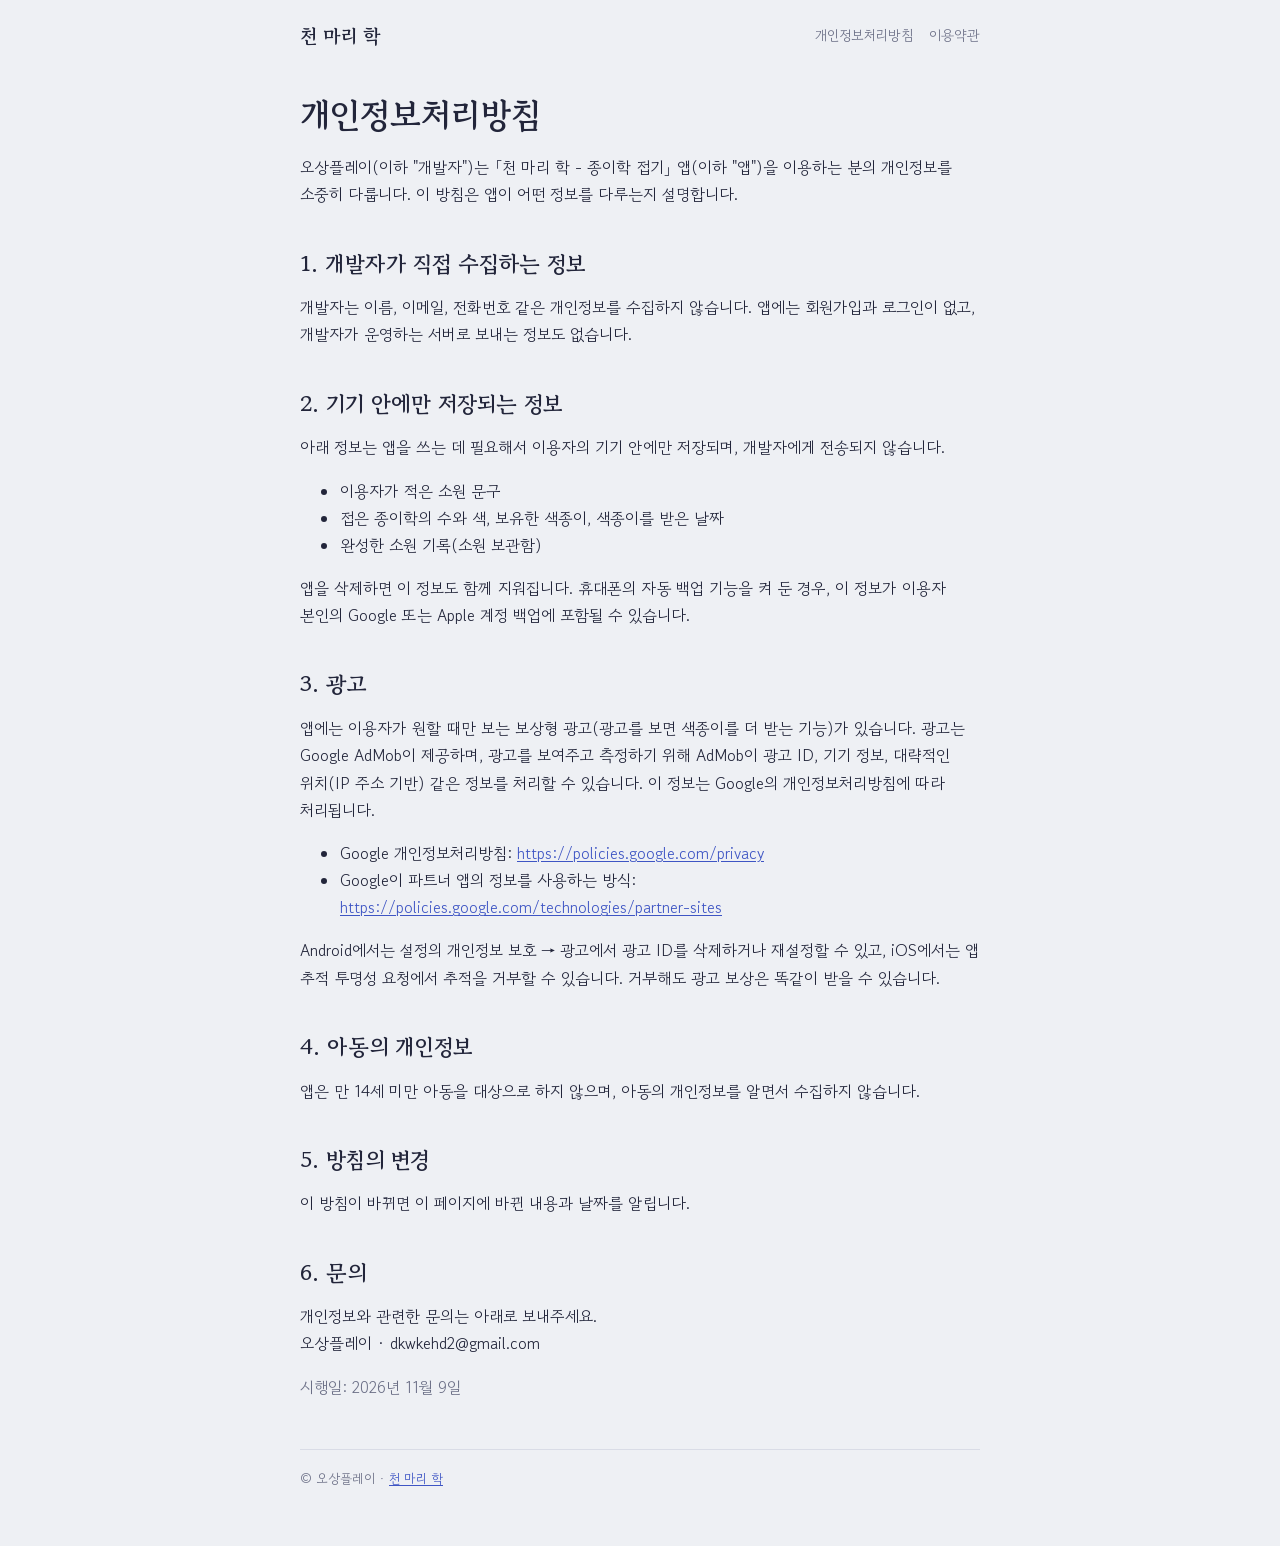
<file: privacy.html>
<!doctype html>
<html lang="ko">
<head>
<meta charset="utf-8">
<meta name="viewport" content="width=device-width, initial-scale=1, viewport-fit=cover">
<title>개인정보처리방침 - 천 마리 학</title>
<link rel="preconnect" href="https://fonts.googleapis.com">
<link rel="stylesheet" href="https://fonts.googleapis.com/css2?family=Gowun+Batang:wght@400;700&family=Gowun+Dodum&family=Nanum+Pen+Script&display=swap">
<link rel="stylesheet" href="style.css">
</head>
<body>
<header class="site"><a class="brand" href="./">천 마리 학</a><nav><a href="privacy.html">개인정보처리방침</a><a href="terms.html">이용약관</a></nav></header>
<main class="wrap doc">
<h1>개인정보처리방침</h1>
<p>오상플레이(이하 "개발자")는 「천 마리 학 - 종이학 접기」 앱(이하 "앱")을 이용하는 분의 개인정보를 소중히 다룹니다. 이 방침은 앱이 어떤 정보를 다루는지 설명합니다.</p>

<h2>1. 개발자가 직접 수집하는 정보</h2>
<p>개발자는 이름, 이메일, 전화번호 같은 개인정보를 수집하지 않습니다. 앱에는 회원가입과 로그인이 없고, 개발자가 운영하는 서버로 보내는 정보도 없습니다.</p>

<h2>2. 기기 안에만 저장되는 정보</h2>
<p>아래 정보는 앱을 쓰는 데 필요해서 이용자의 기기 안에만 저장되며, 개발자에게 전송되지 않습니다.</p>
<ul>
  <li>이용자가 적은 소원 문구</li>
  <li>접은 종이학의 수와 색, 보유한 색종이, 색종이를 받은 날짜</li>
  <li>완성한 소원 기록(소원 보관함)</li>
</ul>
<p>앱을 삭제하면 이 정보도 함께 지워집니다. 휴대폰의 자동 백업 기능을 켜 둔 경우, 이 정보가 이용자 본인의 Google 또는 Apple 계정 백업에 포함될 수 있습니다.</p>

<h2>3. 광고</h2>
<p>앱에는 이용자가 원할 때만 보는 보상형 광고(광고를 보면 색종이를 더 받는 기능)가 있습니다. 광고는 Google AdMob이 제공하며, 광고를 보여주고 측정하기 위해 AdMob이 광고 ID, 기기 정보, 대략적인 위치(IP 주소 기반) 같은 정보를 처리할 수 있습니다. 이 정보는 Google의 개인정보처리방침에 따라 처리됩니다.</p>
<ul>
  <li>Google 개인정보처리방침: <a href="https://policies.google.com/privacy">https://policies.google.com/privacy</a></li>
  <li>Google이 파트너 앱의 정보를 사용하는 방식: <a href="https://policies.google.com/technologies/partner-sites">https://policies.google.com/technologies/partner-sites</a></li>
</ul>
<p>Android에서는 설정의 개인정보 보호 → 광고에서 광고 ID를 삭제하거나 재설정할 수 있고, iOS에서는 앱 추적 투명성 요청에서 추적을 거부할 수 있습니다. 거부해도 광고 보상은 똑같이 받을 수 있습니다.</p>

<h2>4. 아동의 개인정보</h2>
<p>앱은 만 14세 미만 아동을 대상으로 하지 않으며, 아동의 개인정보를 알면서 수집하지 않습니다.</p>

<h2>5. 방침의 변경</h2>
<p>이 방침이 바뀌면 이 페이지에 바뀐 내용과 날짜를 알립니다.</p>

<h2>6. 문의</h2>
<p>개인정보와 관련한 문의는 아래로 보내주세요.<br>오상플레이 · dkwkehd2@gmail.com</p>

<p style="color:var(--muted)">시행일: 2026년 11월 9일</p>
<footer>© 오상플레이 · <a href="./">천 마리 학</a></footer>
</main>
</body>
</html>
</file>
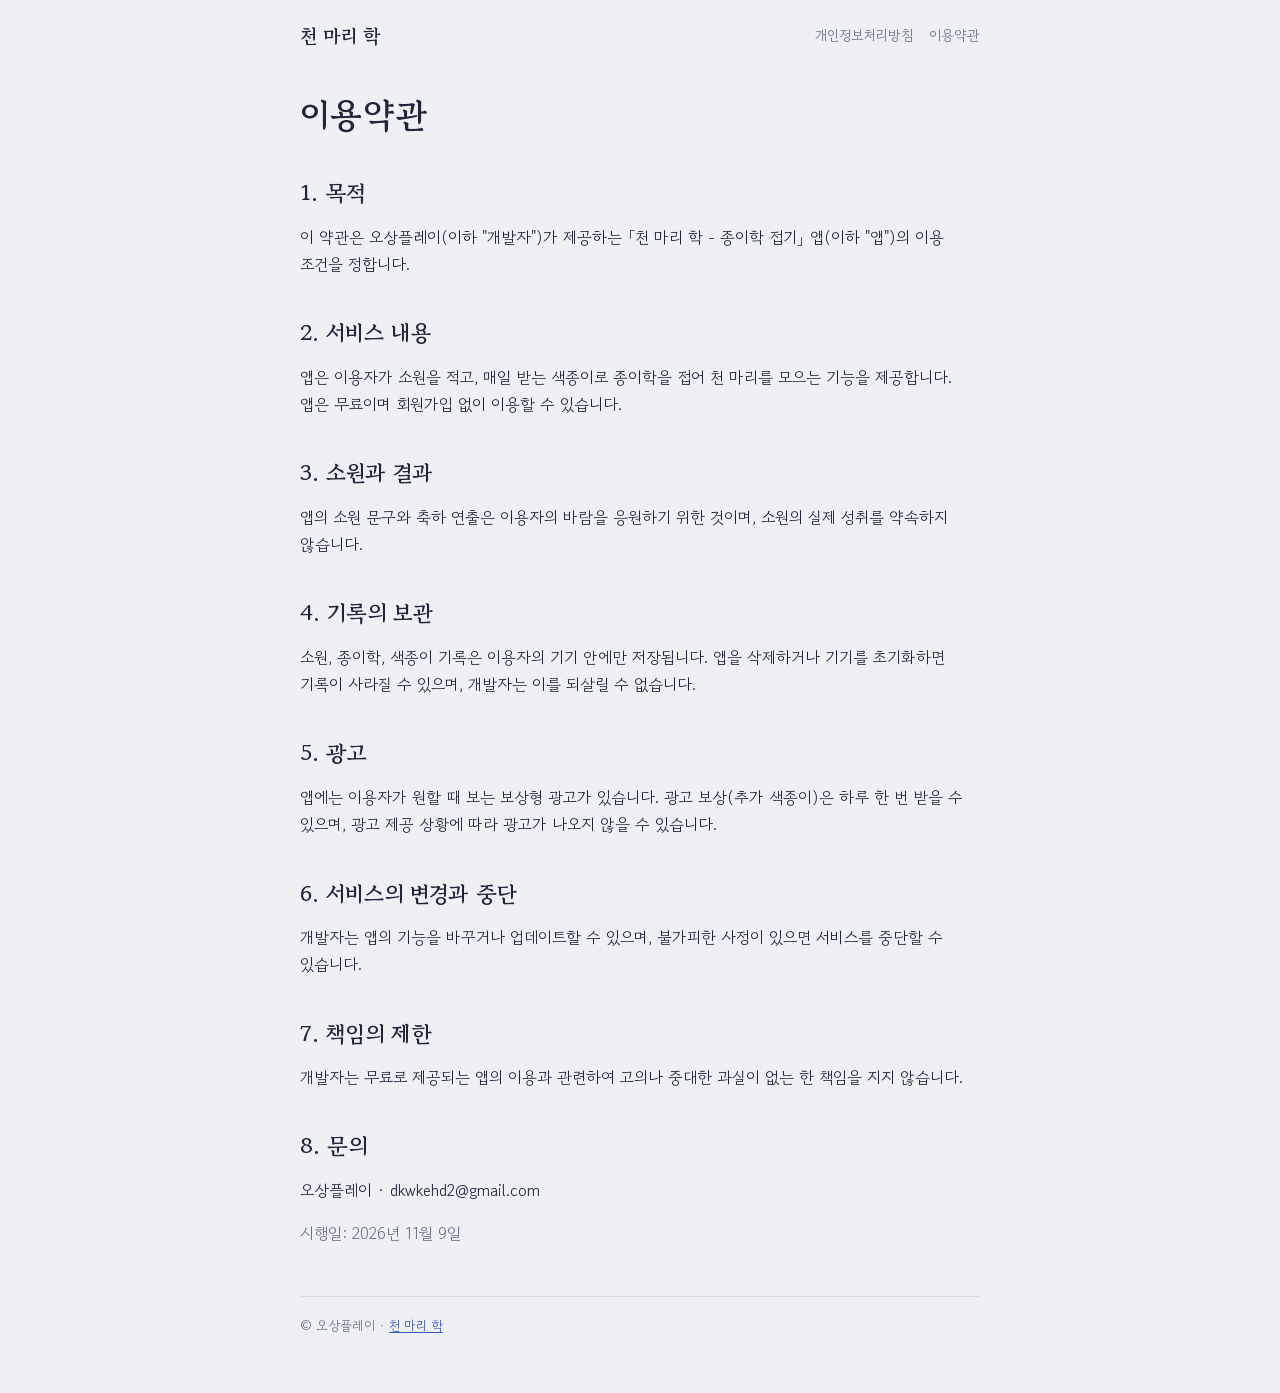
<file: terms.html>
<!doctype html>
<html lang="ko">
<head>
<meta charset="utf-8">
<meta name="viewport" content="width=device-width, initial-scale=1, viewport-fit=cover">
<title>이용약관 - 천 마리 학</title>
<link rel="preconnect" href="https://fonts.googleapis.com">
<link rel="stylesheet" href="https://fonts.googleapis.com/css2?family=Gowun+Batang:wght@400;700&family=Gowun+Dodum&family=Nanum+Pen+Script&display=swap">
<link rel="stylesheet" href="style.css">
</head>
<body>
<header class="site"><a class="brand" href="./">천 마리 학</a><nav><a href="privacy.html">개인정보처리방침</a><a href="terms.html">이용약관</a></nav></header>
<main class="wrap doc">
<h1>이용약관</h1>

<h2>1. 목적</h2>
<p>이 약관은 오상플레이(이하 "개발자")가 제공하는 「천 마리 학 - 종이학 접기」 앱(이하 "앱")의 이용 조건을 정합니다.</p>

<h2>2. 서비스 내용</h2>
<p>앱은 이용자가 소원을 적고, 매일 받는 색종이로 종이학을 접어 천 마리를 모으는 기능을 제공합니다. 앱은 무료이며 회원가입 없이 이용할 수 있습니다.</p>

<h2>3. 소원과 결과</h2>
<p>앱의 소원 문구와 축하 연출은 이용자의 바람을 응원하기 위한 것이며, 소원의 실제 성취를 약속하지 않습니다.</p>

<h2>4. 기록의 보관</h2>
<p>소원, 종이학, 색종이 기록은 이용자의 기기 안에만 저장됩니다. 앱을 삭제하거나 기기를 초기화하면 기록이 사라질 수 있으며, 개발자는 이를 되살릴 수 없습니다.</p>

<h2>5. 광고</h2>
<p>앱에는 이용자가 원할 때 보는 보상형 광고가 있습니다. 광고 보상(추가 색종이)은 하루 한 번 받을 수 있으며, 광고 제공 상황에 따라 광고가 나오지 않을 수 있습니다.</p>

<h2>6. 서비스의 변경과 중단</h2>
<p>개발자는 앱의 기능을 바꾸거나 업데이트할 수 있으며, 불가피한 사정이 있으면 서비스를 중단할 수 있습니다.</p>

<h2>7. 책임의 제한</h2>
<p>개발자는 무료로 제공되는 앱의 이용과 관련하여 고의나 중대한 과실이 없는 한 책임을 지지 않습니다.</p>

<h2>8. 문의</h2>
<p>오상플레이 · dkwkehd2@gmail.com</p>

<p style="color:var(--muted)">시행일: 2026년 11월 9일</p>
<footer>© 오상플레이 · <a href="./">천 마리 학</a></footer>
</main>
</body>
</html>
</file>
<file: style.css>
:root{
  --bg:#EEF0F4; --surface:#FFFFFF; --ink:#22253A; --muted:#6B6F86; --line:#D9DCE6;
  --accent:#3E55C4; --label:#FBF7EC; --label-ink:#3A3428;
  --display:"Gowun Batang","Noto Serif KR",serif;
  --body:"Gowun Dodum","Apple SD Gothic Neo","Malgun Gothic",system-ui,sans-serif;
  --hand:"Nanum Pen Script","Gowun Dodum",cursive;
}
@media (prefers-color-scheme: dark){:root{
  --bg:#14151E; --surface:#1E2030; --ink:#E9EAF3; --muted:#9A9EB8; --line:#2E3146;
  --accent:#8D9CFF; --label:#EDE6D3; --label-ink:#2E2920; color-scheme:dark }}
*{box-sizing:border-box}
html{-webkit-text-size-adjust:100%}
body{margin:0;background:var(--bg);color:var(--ink);font-family:var(--body);font-size:16px;line-height:1.7;
  padding:0 max(16px, env(safe-area-inset-right,0px)) 0 max(16px, env(safe-area-inset-left,0px))}
a{color:var(--accent)}
.wrap{max-width:680px;margin:0 auto;padding:40px 0 56px}
header.site{display:flex;justify-content:space-between;align-items:center;gap:12px;padding:20px 0 0;max-width:680px;margin:0 auto}
header.site a.brand{font-family:var(--display);font-weight:700;font-size:19px;color:var(--ink);text-decoration:none}
header.site nav{display:flex;gap:16px;font-size:14px}
header.site nav a{color:var(--muted);text-decoration:none}
h1,h2,h3{font-family:var(--display);line-height:1.35;text-wrap:balance;word-break:keep-all}
h1{font-size:34px;margin:0 0 12px}
h2{font-size:22px;margin:40px 0 10px}
h3{font-size:17px;margin:24px 0 6px}
p,li{word-break:keep-all}
.lead{font-size:18px;color:var(--muted);margin:0}
.hero{display:grid;grid-template-columns:1fr 200px;gap:28px;align-items:center}
.hero svg{width:100%;height:auto}
.label{display:inline-block;background:var(--label);color:var(--label-ink);font-family:var(--hand);font-size:26px;line-height:1.1;
  padding:8px 16px;border-radius:3px;transform:rotate(-2deg);box-shadow:0 3px 10px rgba(0,0,0,.12);margin:18px 0 0}
.steps{display:grid;grid-template-columns:repeat(3,1fr);gap:12px;margin-top:16px}
.steps div{background:var(--surface);border:1px solid var(--line);border-radius:14px;padding:16px}
.steps b{display:block;font-family:var(--display);font-size:17px;margin-bottom:4px}
.steps span{font-size:14px;color:var(--muted)}
.doc table{border-collapse:collapse;width:100%;font-size:14.5px;margin:10px 0}
.doc th,.doc td{border:1px solid var(--line);padding:8px 10px;text-align:left;vertical-align:top}
.doc th{background:var(--surface)}
.tablewrap{overflow-x:auto}
footer{border-top:1px solid var(--line);margin-top:48px;padding-top:18px;font-size:13px;color:var(--muted)}
@media (max-width:560px){ .hero{grid-template-columns:1fr} .hero svg{max-width:180px} .steps{grid-template-columns:1fr} h1{font-size:28px} }
</file>
